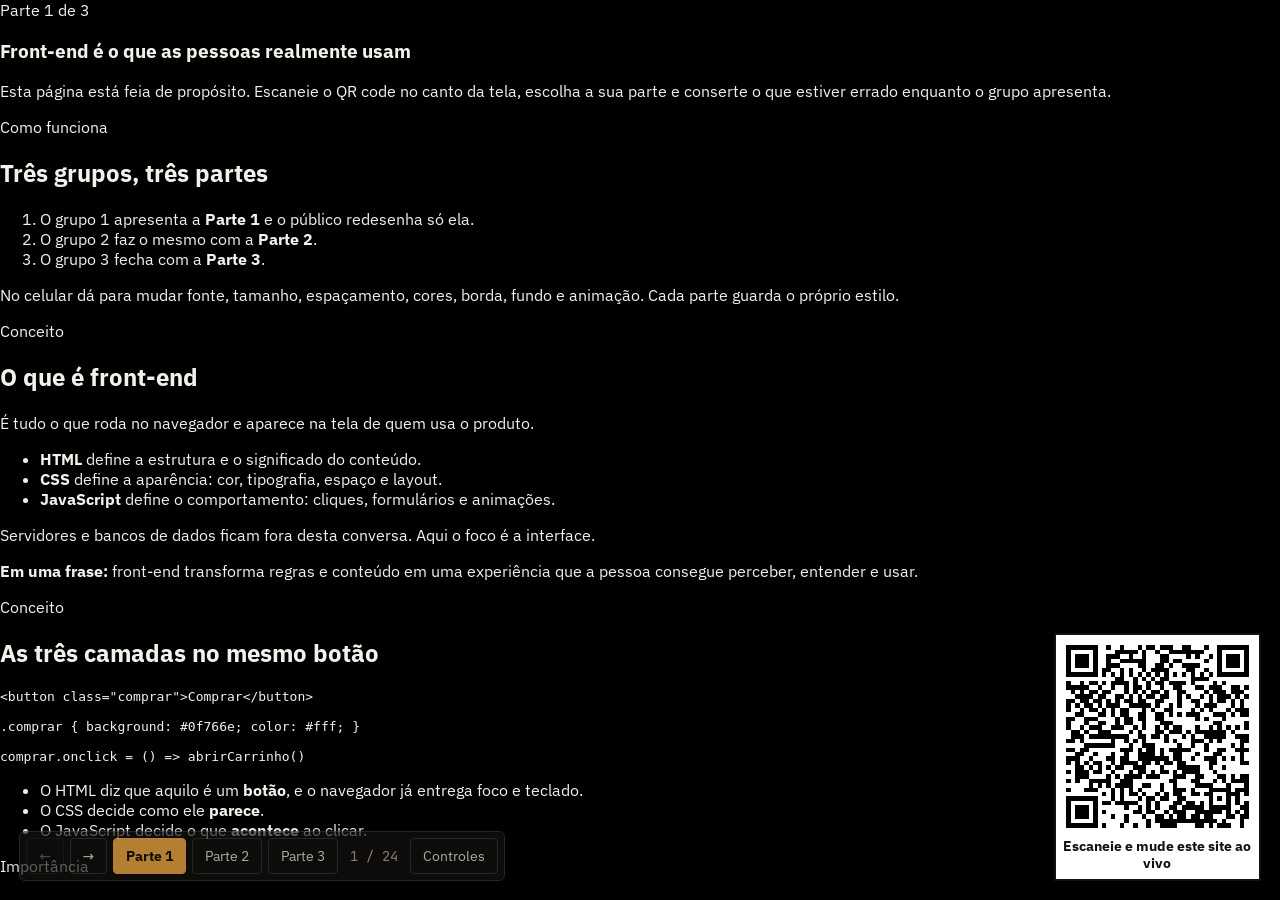
<file: apresentacao-grupo-2/public/index.html>
<!doctype html>
<html lang="pt-BR">
  <head>
    <meta charset="utf-8" />
    <meta name="viewport" content="width=device-width, initial-scale=1" />
    <title>Front-end ao vivo: do feio ao legível</title>
    <meta
      name="description"
      content="Apresentação interativa sobre front-end, responsividade, acessibilidade e AI slop. O público redesenha os slides em tempo real pelo celular."
    />
    <meta name="theme-color" content="#151412" />
    <link rel="icon" href="icon.svg" type="image/svg+xml" />
    <link rel="stylesheet" href="assets/css/fontes.css" />
    <link rel="stylesheet" href="assets/css/apresentacao.css" />
  </head>
  <body class="carregando">
    <main class="palco" id="palco">
      <!-- ================= PARTE 1 ================= -->
      <section class="parte" data-parte="1" aria-label="Parte 1: por que o front-end importa">
        <article class="slide" data-titulo="Capa">
          <div class="slide__conteudo">
            <span class="rotulo">Parte 1 de 3</span>
            <h1>Front-end é o que as pessoas realmente usam</h1>
            <p>
              Esta página está feia de propósito. Escaneie o QR code no canto da tela, escolha a sua parte e conserte o que
              estiver errado enquanto o grupo apresenta.
            </p>
          </div>
        </article>

        <article class="slide" data-titulo="Como funciona">
          <div class="slide__conteudo">
            <span class="rotulo">Como funciona</span>
            <h2>Três grupos, três partes</h2>
            <ol>
              <li>O grupo 1 apresenta a <strong>Parte 1</strong> e o público redesenha só ela.</li>
              <li>O grupo 2 faz o mesmo com a <strong>Parte 2</strong>.</li>
              <li>O grupo 3 fecha com a <strong>Parte 3</strong>.</li>
            </ol>
            <p class="nota">
              No celular dá para mudar fonte, tamanho, espaçamento, cores, borda, fundo e animação. Cada parte guarda o
              próprio estilo.
            </p>
          </div>
        </article>

        <article class="slide" data-titulo="O que é front-end">
          <div class="slide__conteudo">
            <span class="rotulo">Conceito</span>
            <h2>O que é front-end</h2>
            <p>É tudo o que roda no navegador e aparece na tela de quem usa o produto.</p>
            <ul>
              <li><strong>HTML</strong> define a estrutura e o significado do conteúdo.</li>
              <li><strong>CSS</strong> define a aparência: cor, tipografia, espaço e layout.</li>
              <li><strong>JavaScript</strong> define o comportamento: cliques, formulários e animações.</li>
            </ul>
            <p>Servidores e bancos de dados ficam fora desta conversa. Aqui o foco é a interface.</p>
            <p class="nota"><strong>Em uma frase:</strong> front-end transforma regras e conteúdo em uma experiência que a pessoa consegue perceber, entender e usar.</p>
          </div>
        </article>

        <article class="slide" data-titulo="As três camadas na prática">
          <div class="slide__conteudo">
            <span class="rotulo">Conceito</span>
            <h2>As três camadas no mesmo botão</h2>
            <pre><code>&lt;button class="comprar"&gt;Comprar&lt;/button&gt;

.comprar { background: #0f766e; color: #fff; }

comprar.onclick = () =&gt; abrirCarrinho()</code></pre>
            <ul>
              <li>O HTML diz que aquilo é um <strong>botão</strong>, e o navegador já entrega foco e teclado.</li>
              <li>O CSS decide como ele <strong>parece</strong>.</li>
              <li>O JavaScript decide o que <strong>acontece</strong> ao clicar.</li>
            </ul>
          </div>
        </article>

        <article class="slide" data-titulo="Por que importa">
          <div class="slide__conteudo">
            <span class="rotulo">Importância</span>
            <h2>Um bom front-end muda o resultado</h2>
            <ul>
              <li><strong>Primeira impressão:</strong> a pessoa julga a página em frações de segundo, antes de ler.</li>
              <li><strong>Confiança:</strong> interface descuidada sugere produto descuidado.</li>
              <li><strong>Uso:</strong> se for difícil de ler ou de clicar, a pessoa desiste.</li>
              <li><strong>Custo:</strong> corrigir problemas de interface depois de pronto sai mais caro.</li>
              <li><strong>Alcance:</strong> uma interface bem feita funciona para mais gente, em mais aparelhos.</li>
            </ul>
          </div>
        </article>

        <article class="slide" data-titulo="Desempenho">
          <div class="slide__conteudo">
            <span class="rotulo">Importância · Desempenho</span>
            <h2>Rápido também faz parte da interface</h2>
            <p>O Google mede a experiência de carregamento com três números, chamados Core Web Vitals.</p>
            <ul>
              <li><strong>LCP:</strong> o maior elemento aparece em até 2,5 segundos.</li>
              <li><strong>INP:</strong> a página responde a um clique em até 200 milissegundos.</li>
              <li><strong>CLS:</strong> o layout não pula durante o carregamento (até 0,1).</li>
            </ul>
            <p>Imagens sem tamanho definido, fontes pesadas e JavaScript demais são as causas mais comuns de nota baixa.</p>
          </div>
        </article>

        <article class="slide" data-titulo="Mitos">
          <div class="slide__conteudo">
            <span class="rotulo">Importância · Mitos</span>
            <h2>Quatro mitos sobre front-end</h2>
            <ul>
              <li><strong>&ldquo;É só deixar bonito.&rdquo;</strong> Boa parte do trabalho é estrutura, estados, erros e acessibilidade.</li>
              <li><strong>&ldquo;Dá para deixar para o fim.&rdquo;</strong> Refazer a interface depois de pronta custa muito mais.</li>
              <li><strong>&ldquo;Funciona na minha tela.&rdquo;</strong> Outras telas, teclados e conexões contam outra história.</li>
              <li><strong>&ldquo;A IA gera tudo.&rdquo;</strong> Ela gera um começo. Alguém ainda precisa decidir e revisar.</li>
            </ul>
          </div>
        </article>
      </section>

      <!-- ================= PARTE 2 ================= -->
      <section class="parte" data-parte="2" aria-label="Parte 2: responsividade e acessibilidade">
        <article class="slide" data-titulo="Responsividade">
          <div class="slide__conteudo">
            <span class="rotulo">Parte 2 de 3 · Responsividade</span>
            <h2>Uma página, vários tamanhos de tela</h2>
            <p>
              Celular, tablet, notebook, monitor largo, projetor como este. O layout precisa se ajustar a todos sem
              quebrar nem exigir zoom.
            </p>
            <ul>
              <li>Comece pelo celular e amplie depois (<strong>mobile-first</strong>).</li>
              <li>Use <code>rem</code>, <code>%</code> e <code>clamp()</code> no lugar de larguras fixas em pixel.</li>
              <li>Monte o layout com <code>flex</code> e <code>grid</code> e troque o arranjo com media queries.</li>
              <li>Não esqueça da tag <code>meta viewport</code> no HTML.</li>
            </ul>
            <p class="nota"><strong>Mais que encolher:</strong> responder ao tamanho da tela também pode significar reorganizar a ordem, esconder o secundário, aumentar áreas de toque ou trocar a forma de interação.</p>
          </div>
        </article>

        <article class="slide" data-titulo="Responsividade na prática">
          <div class="slide__conteudo">
            <span class="rotulo">Responsividade</span>
            <h2>Na prática e nos erros comuns</h2>
            <pre><code>.pagina {
  padding: clamp(1rem, 4vw, 3rem);
}
@media (min-width: 48rem) {
  .grade { grid-template-columns: 1fr 1fr; }
}</code></pre>
            <ul>
              <li>Largura fixa em pixel gera rolagem horizontal no celular.</li>
              <li>Texto pequeno demais obriga a pessoa a dar zoom.</li>
              <li>Botões miúdos e colados são difíceis de tocar: mire em 44 px de área.</li>
              <li>Teste no celular de verdade, não só na janela redimensionada.</li>
            </ul>
          </div>
        </article>

        <article class="slide" data-titulo="Flex e grid">
          <div class="slide__conteudo">
            <span class="rotulo">Responsividade · Layout</span>
            <h2>Flex para uma linha, grid para a malha</h2>
            <pre><code>.barra { display: flex; gap: 1rem; }

.galeria {
  display: grid;
  grid-template-columns:
    repeat(auto-fit, minmax(16rem, 1fr));
}</code></pre>
            <ul>
              <li><strong>Flexbox</strong> distribui itens em uma direção: menus, barras, linhas de botões.</li>
              <li><strong>Grid</strong> organiza linhas e colunas ao mesmo tempo: galerias, painéis, páginas inteiras.</li>
              <li>Com <code>auto-fit</code> e <code>minmax()</code> as colunas se ajustam sozinhas, sem media query.</li>
            </ul>
          </div>
        </article>

        <article class="slide" data-titulo="Acessibilidade">
          <div class="slide__conteudo">
            <span class="rotulo">Acessibilidade</span>
            <h2>Interface que funciona para todo mundo</h2>
            <p>
              Cerca de 1 em cada 6 pessoas no mundo vive com alguma deficiência, segundo a OMS. Fora isso, qualquer um
              passa por limitações temporárias: sol na tela, uma mão ocupada, um braço engessado.
            </p>
            <p>Acessibilidade faz parte do trabalho de deixar a interface funcionando, junto com layout e desempenho.</p>
            <p class="nota"><strong>Teste simples:</strong> tente usar a página só com teclado, aumente o zoom para 200% e desative imagens. Se o sentido desaparecer, há trabalho de front-end a fazer.</p>
          </div>
        </article>

        <article class="slide" data-titulo="Acessibilidade: o básico">
          <div class="slide__conteudo">
            <span class="rotulo">Acessibilidade</span>
            <h2>O básico que resolve muito</h2>
            <ul>
              <li><strong>HTML semântico:</strong> <code>button</code>, <code>nav</code>, <code>main</code> e títulos em ordem.</li>
              <li><strong>Contraste:</strong> pelo menos 4,5 para 1 em texto comum (WCAG AA).</li>
              <li><strong>Teclado:</strong> tudo deve funcionar sem mouse, com o foco sempre visível.</li>
              <li><strong>Imagens:</strong> texto alternativo para as que informam algo.</li>
              <li><strong>Formulários:</strong> todo campo com um <code>label</code> associado.</li>
              <li><strong>Cor:</strong> nunca use só a cor para passar uma informação.</li>
              <li><strong>Movimento:</strong> respeite <code>prefers-reduced-motion</code>.</li>
            </ul>
          </div>
        </article>

        <article class="slide" data-titulo="Teclado e foco">
          <div class="slide__conteudo">
            <span class="rotulo">Acessibilidade · Teclado</span>
            <h2>Teclado e foco visível</h2>
            <pre><code>:focus-visible {
  outline: 3px solid #f59e0b;
  outline-offset: 2px;
}</code></pre>
            <ul>
              <li>Quem não usa mouse navega com <code>Tab</code>, <code>Enter</code>, <code>Espaço</code> e as setas.</li>
              <li>Sem um contorno visível a pessoa não sabe onde está. Nunca use <code>outline: none</code> sozinho.</li>
              <li>A ordem do foco deve seguir a ordem da leitura.</li>
              <li>Um link &ldquo;pular para o conteúdo&rdquo; poupa dezenas de tabs a cada página.</li>
            </ul>
          </div>
        </article>

        <article class="slide" data-titulo="Contraste">
          <div class="slide__conteudo">
            <span class="rotulo">Acessibilidade · Contraste</span>
            <h2>Contraste entre texto e fundo</h2>
            <ul>
              <li><strong>4,5 para 1</strong> no texto comum (WCAG AA).</li>
              <li><strong>3 para 1</strong> em texto grande e em bordas de botões e campos.</li>
              <li><strong>7 para 1</strong> no nível AAA, o mais exigente.</li>
              <li>Cinza claro sobre branco e amarelo sobre branco costumam reprovar.</li>
              <li>Cor sozinha não basta: some um ícone, um texto ou um sublinhado.</li>
            </ul>
            <p class="nota"><strong>Dica:</strong> no painel do celular, a seção de cores mostra a razão de contraste em tempo real. Use para saber se o novo visual passa.</p>
          </div>
        </article>

        <article class="slide" data-titulo="Leitores de tela e ARIA">
          <div class="slide__conteudo">
            <span class="rotulo">Acessibilidade · Leitores de tela</span>
            <h2>Leitores de tela e ARIA</h2>
            <p>Leitores de tela falam o que o HTML descreve. Se tudo for <code>div</code>, não há o que falar.</p>
            <ul>
              <li>Prefira o elemento nativo: <code>button</code>, <code>a</code>, <code>input</code>, <code>nav</code>.</li>
              <li>Use ARIA só quando o HTML não resolve, por exemplo <code>aria-label</code> em um botão que só tem ícone.</li>
              <li>A primeira regra do ARIA: se um elemento nativo faz o trabalho, não use ARIA.</li>
              <li>Escreva o <code>alt</code> pensando em quem não vê: descreva a função da imagem, não a aparência.</li>
            </ul>
          </div>
        </article>
      </section>

      <!-- ================= PARTE 3 ================= -->
      <section class="parte" data-parte="3" aria-label="Parte 3: sinais de AI slop">
        <article class="slide" data-titulo="O que é AI slop">
          <div class="slide__conteudo">
            <span class="rotulo">Parte 3 de 3 · AI Slop</span>
            <h2>O que é AI slop</h2>
            <p>
              É o resultado genérico de uma ferramenta de IA usada sem direção: um site com a cara da média de todos os
              outros. Funciona, mas ninguém decidiu nada.
            </p>
            <p>
              O problema aparece quando falta decisão humana sobre o que a interface precisa dizer e para quem. A
              ferramenta é a mesma, o resultado muda com a direção.
            </p>
            <p class="nota"><strong>Definição de trabalho:</strong> conteúdo produzido em volume, com pouca revisão, contexto ou responsabilidade editorial. Usar IA com direção e revisão fica de fora.</p>
          </div>
        </article>

        <article class="slide" data-titulo="Por que acontece">
          <div class="slide__conteudo">
            <span class="rotulo">AI Slop · Causas</span>
            <h2>Por que o resultado fica igual</h2>
            <ul>
              <li>Os modelos aprendem com milhões de páginas e tendem a devolver a <strong>média</strong> delas.</li>
              <li>Um pedido vago (&ldquo;faça uma landing page moderna&rdquo;) tem uma resposta média.</li>
              <li>Os mesmos kits de componentes e as mesmas fontes padrão aparecem em tudo.</li>
              <li>Gerar é rápido, então a revisão é pulada.</li>
              <li>Ninguém definiu antes quem usa a página e o que essa pessoa precisa fazer.</li>
            </ul>
          </div>
        </article>

        <article class="slide" data-titulo="Sinais visuais">
          <div class="slide__conteudo">
            <span class="rotulo">Sinais visuais</span>
            <h2>O que denuncia no visual</h2>
            <ul>
              <li>Gradiente roxo ou índigo e manchas brilhantes de fundo.</li>
              <li>A mesma fonte (quase sempre Inter) em todos os textos.</li>
              <li>Emojis no lugar de ícones.</li>
              <li>Cartões iguais, com o mesmo canto arredondado e a mesma sombra.</li>
              <li>Cartão dentro de cartão, vidro fosco e faixa colorida na lateral.</li>
              <li>Imagem genérica de pessoa sorrindo para um notebook, sem relação com o produto.</li>
              <li>Excesso de brilho, blur e efeitos que competem com o conteúdo.</li>
            </ul>
            <p class="nota"><strong>Um sinal sozinho prova pouco.</strong> O alerta acende quando várias escolhas genéricas se acumulam sem razão clara.</p>
          </div>
        </article>

        <article class="slide" data-titulo="Sinais de estrutura e texto">
          <div class="slide__conteudo">
            <span class="rotulo">Estrutura e texto</span>
            <h2>O que denuncia na estrutura e no texto</h2>
            <ul>
              <li>Roteiro fixo: título centralizado, três cartões iguais, botão e rodapé.</li>
              <li>Depoimentos e logos de clientes inventados.</li>
              <li>Números redondos sem fonte, como &ldquo;10x mais rápido&rdquo;.</li>
              <li>Frases vazias: &ldquo;revolucione&rdquo;, &ldquo;eleve&rdquo;, &ldquo;mergulhe&rdquo;.</li>
              <li>O vício do &ldquo;não é só X, é Y&rdquo; e travessões em excesso.</li>
            </ul>
          </div>
        </article>

        <article class="slide" data-titulo="Sinais no código">
          <div class="slide__conteudo">
            <span class="rotulo">Sinais no código</span>
            <h2>O que denuncia no código</h2>
            <pre><code>&lt;div class="btn" onclick="enviar()"&gt;
  Enviar
&lt;/div&gt;</code></pre>
            <ul>
              <li><code>div</code> clicável no lugar de <code>button</code>: sem foco, sem teclado, sem leitor de tela.</li>
              <li>Imagem sem <code>alt</code> ou com <code>alt=&quot;imagem&quot;</code>.</li>
              <li>Campo que usa o <code>placeholder</code> no lugar do <code>label</code>.</li>
              <li>Camadas e mais camadas de <code>div</code> sem nenhum título ou região.</li>
              <li>Cores fixas espalhadas, em vez de variáveis CSS reaproveitadas.</li>
            </ul>
          </div>
        </article>

        <article class="slide" data-titulo="Genérico contra específico">
          <div class="slide__conteudo">
            <span class="rotulo">Exemplo</span>
            <h2>O mesmo produto, duas decisões</h2>
            <p><strong>Genérico:</strong> &ldquo;Revolucione a sua gestão com o poder da inteligência artificial.&rdquo;</p>
            <p><strong>Específico:</strong> &ldquo;Veja o que falta na prateleira da padaria antes de abrir.&rdquo;</p>
            <ul>
              <li>A primeira frase serviria para qualquer empresa. A segunda só serve para uma.</li>
              <li>A segunda cita uma tarefa real, um momento real e um benefício que dá para conferir.</li>
              <li>O visual segue o mesmo caminho: cor, foto e fonte vindas do negócio, não do modelo.</li>
            </ul>
          </div>
        </article>

        <article class="slide" data-titulo="Como evitar">
          <div class="slide__conteudo">
            <span class="rotulo">Como evitar</span>
            <h2>Como fugir do genérico, antes de gerar</h2>
            <ul>
              <li>Comece pelo problema real e pelo conteúdo real, não pelo visual.</li>
              <li>Escolha uma cor de marca e duas fontes de propósito.</li>
              <li>Varie a hierarquia e a largura dos blocos.</li>
              <li>Use uma biblioteca de ícones só, ou nenhum ícone.</li>
            </ul>
          </div>
        </article>

        <article class="slide" data-titulo="Como evitar: ao revisar">
          <div class="slide__conteudo">
            <span class="rotulo">Como evitar</span>
            <h2>Como fugir do genérico, ao revisar</h2>
            <ul>
              <li>Escreva texto específico e só cite dados que dá para verificar.</li>
              <li>Teste com pessoas e revise tudo à mão.</li>
              <li>Peça à IA alternativas e estrutura, mas preserve a decisão editorial no time.</li>
              <li>Troque abstrações por evidências: uma tarefa real, um usuário real e uma mensagem concreta.</li>
            </ul>
            <p class="nota"><strong>Regra prática:</strong> se você remover o logotipo e o texto, o layout ainda deveria revelar para quem aquela interface foi feita.</p>
          </div>
        </article>

        <article class="slide" data-titulo="Encerramento">
          <div class="slide__conteudo">
            <span class="rotulo">Encerramento</span>
            <h2>Antes de publicar, pergunte</h2>
            <ul>
              <li>Dá para ler sem esforço?</li>
              <li>Funciona no celular?</li>
              <li>Funciona com teclado e com bom contraste?</li>
              <li>Alguém decidiu isso, ou foi o padrão?</li>
            </ul>
            <p class="nota">
              Agora volte ao primeiro slide e compare: o que vocês fizeram com as Partes 1, 2 e 3 respondeu a essas
              perguntas?
            </p>
          </div>
        </article>
      </section>
    </main>

    <aside class="qr-canto" aria-label="Acesso ao controle remoto">
      <div class="qr-canto__qr" id="qr" role="img" aria-label="QR code que abre o controle remoto desta apresentação"></div>
      <p class="qr-canto__texto">Escaneie e mude este site ao vivo</p>
    </aside>

    <div class="barra">
      <div class="painel" id="painel" hidden>
        <p class="rede" role="status">
          <span class="rede__ponto" id="rede-ponto" data-estado="conectando"></span>
          <span id="rede-texto">Conectando</span>
          <span aria-hidden="true">·</span>
          <span><span id="presentes">0</span> no controle</span>
        </p>
        <div class="travas" role="group" aria-label="Quais partes o público pode editar">
          <span class="travas__rotulo">Edição pelo público:</span>
          <button type="button" class="botao-chrome" data-trava="1" aria-pressed="true">Parte 1</button>
          <button type="button" class="botao-chrome" data-trava="2" aria-pressed="true">Parte 2</button>
          <button type="button" class="botao-chrome" data-trava="3" aria-pressed="true">Parte 3</button>
          <button type="button" class="botao-chrome" id="restaurar-tudo">Restaurar a bagunça</button>
        </div>
        <p class="painel__link">
          Link do controle:
          <a id="link-controle" href="controle.html" target="_blank" rel="noopener">controle.html</a>
        </p>
        <p class="painel__aviso" id="aviso-local" hidden>
          Você abriu a página em localhost. Celulares não alcançam esse endereço: abra o link publicado.
        </p>
        <p class="painel__dica">Setas e espaço trocam de slide. Teclas 1, 2 e 3 pulam de parte. Tecla C abre este painel.</p>
      </div>

      <nav class="barra__nav" aria-label="Navegação dos slides">
        <button type="button" class="botao-chrome" id="anterior" aria-label="Slide anterior">&larr;</button>
        <button type="button" class="botao-chrome" id="proximo" aria-label="Próximo slide">&rarr;</button>
        <div class="barra__partes" role="group" aria-label="Ir para uma parte">
          <button type="button" class="botao-chrome botao-chrome--parte" data-ir="1">Parte 1</button>
          <button type="button" class="botao-chrome botao-chrome--parte" data-ir="2">Parte 2</button>
          <button type="button" class="botao-chrome botao-chrome--parte" data-ir="3">Parte 3</button>
        </div>
        <span class="barra__contador" id="contador" aria-live="polite">1 / 24</span>
        <button type="button" class="botao-chrome" id="alternar-painel" aria-expanded="false" aria-controls="painel">
          Controles
        </button>
      </nav>
    </div>

    <div class="avisos" id="avisos" aria-live="polite"></div>

    <noscript><p class="sem-js">Esta apresentação precisa de JavaScript para funcionar.</p></noscript>

    <script src="vendor/qrcode.js"></script>
    <script src="vendor/peerjs.min.js"></script>
    <script type="module" src="assets/js/apresentacao.js"></script>
  </body>
</html>
</file>
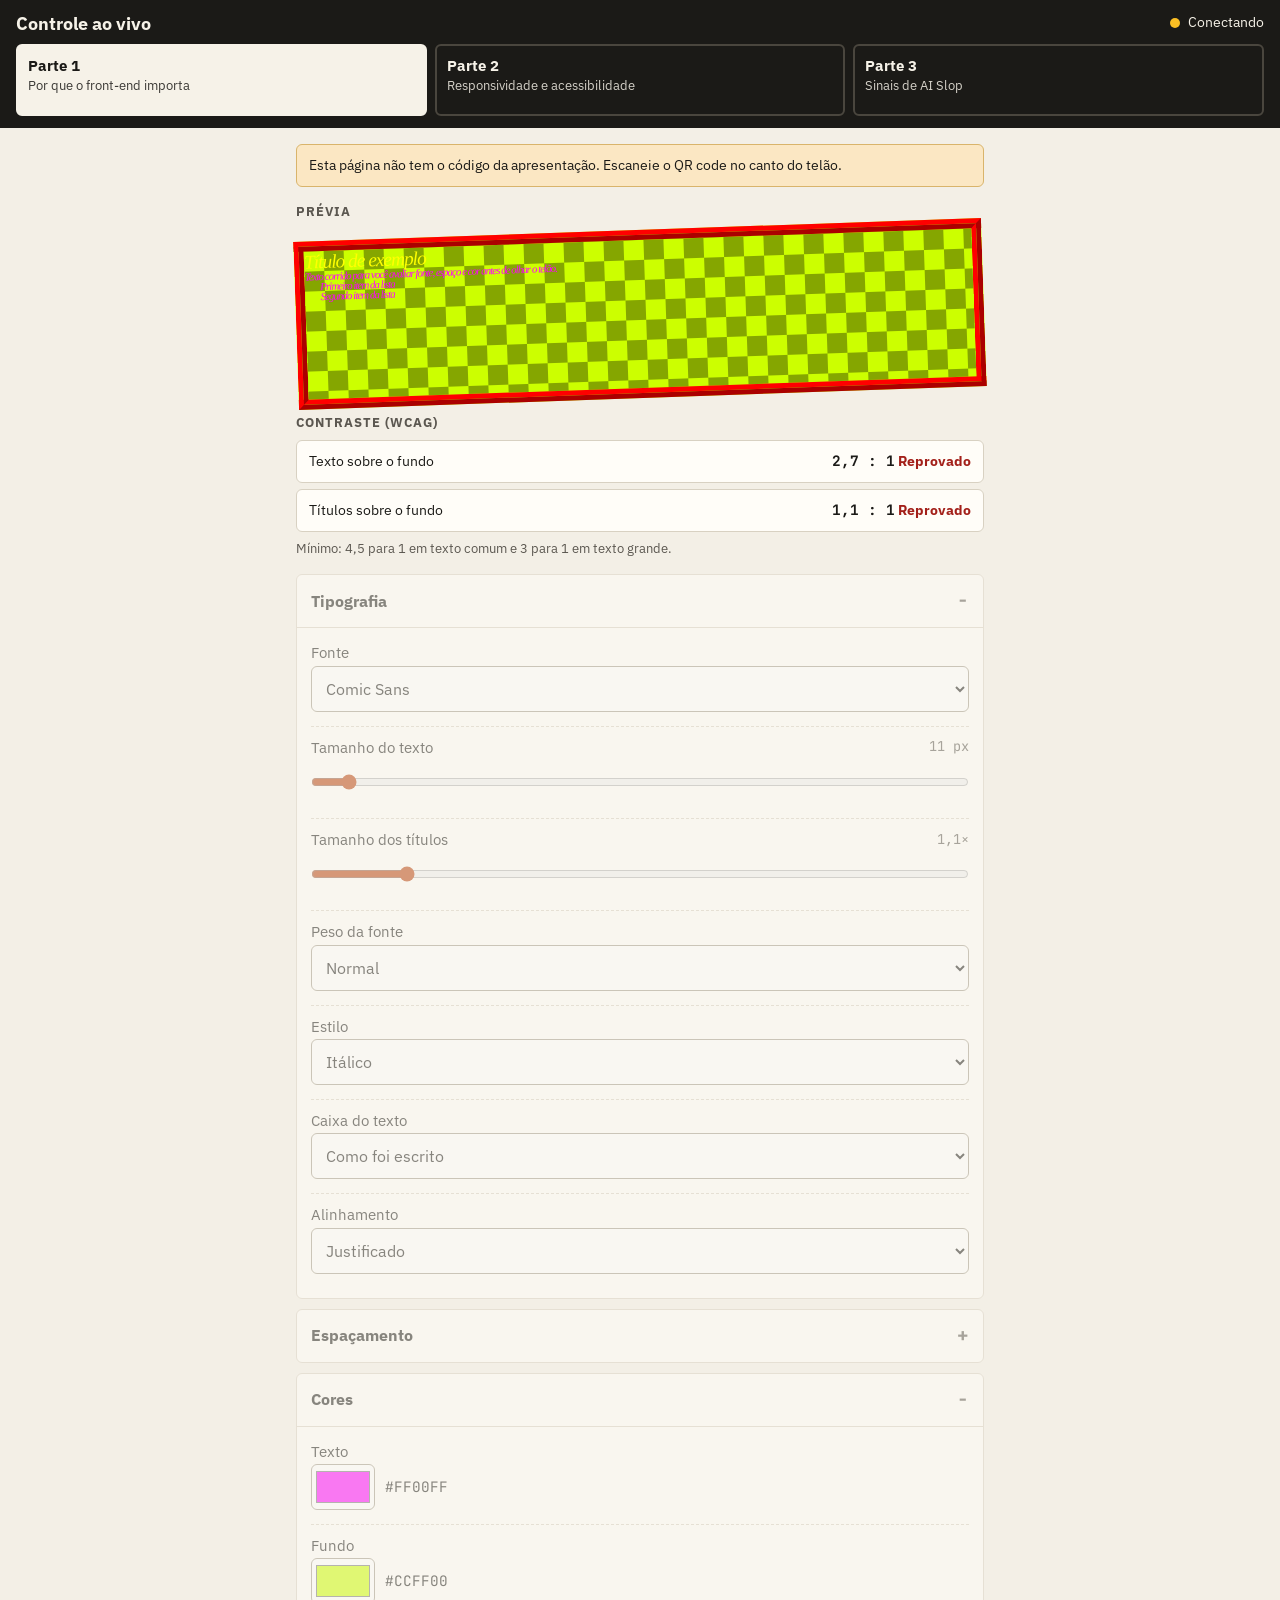
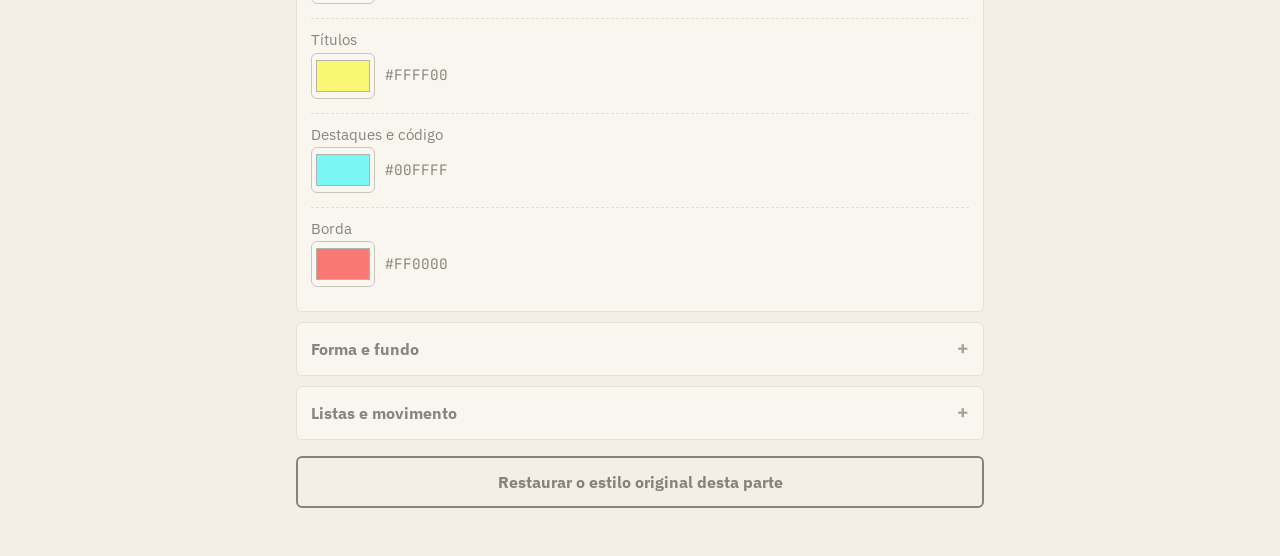
<file: apresentacao-grupo-2/public/controle.html>
<!doctype html>
<html lang="pt-BR">
  <head>
    <meta charset="utf-8" />
    <meta name="viewport" content="width=device-width, initial-scale=1, viewport-fit=cover" />
    <title>Controle ao vivo da apresentação</title>
    <meta name="description" content="Altere em tempo real a aparência de cada parte da apresentação de front-end." />
    <meta name="theme-color" content="#1b1a17" />
    <link rel="icon" href="icon.svg" type="image/svg+xml" />
    <link rel="stylesheet" href="assets/css/fontes.css" />
    <link rel="stylesheet" href="assets/css/controle.css" />
  </head>
  <body>
    <a class="pular" href="#controles">Ir para os controles</a>

    <header class="topo">
      <div class="topo__linha">
        <h1>Controle ao vivo</h1>
        <p class="status" role="status">
          <span class="status__ponto" id="status-ponto" data-estado="conectando"></span>
          <span id="status-texto">Conectando</span>
        </p>
      </div>

      <div class="abas" role="group" aria-label="Escolha a parte que o seu grupo vai editar">
        <button type="button" class="aba" data-parte="1" aria-pressed="true">
          <span class="aba__nome">Parte 1</span>
          <span class="aba__titulo">Por que o front-end importa</span>
          <span class="aba__selo" hidden></span>
        </button>
        <button type="button" class="aba" data-parte="2" aria-pressed="false">
          <span class="aba__nome">Parte 2</span>
          <span class="aba__titulo">Responsividade e acessibilidade</span>
          <span class="aba__selo" hidden></span>
        </button>
        <button type="button" class="aba" data-parte="3" aria-pressed="false">
          <span class="aba__nome">Parte 3</span>
          <span class="aba__titulo">Sinais de AI Slop</span>
          <span class="aba__selo" hidden></span>
        </button>
      </div>
    </header>

    <main class="miolo">
      <p class="aviso" id="aviso" role="status"></p>

      <section class="previa-secao" aria-labelledby="titulo-previa">
        <h2 id="titulo-previa">Prévia</h2>
        <div class="previa" id="previa">
          <div class="previa__conteudo">
            <h3>Título de exemplo</h3>
            <p>Texto corrido para você avaliar fonte, espaço e cor antes de olhar o telão.</p>
            <ul>
              <li>Primeiro item da lista</li>
              <li>Segundo item da lista</li>
            </ul>
          </div>
        </div>
      </section>

      <section class="contraste" aria-labelledby="titulo-contraste">
        <h2 id="titulo-contraste">Contraste (WCAG)</h2>
        <dl>
          <div class="contraste__linha" id="contraste-texto">
            <dt>Texto sobre o fundo</dt>
            <dd><span class="contraste__razao"></span> <span class="contraste__veredito"></span></dd>
          </div>
          <div class="contraste__linha" id="contraste-titulo">
            <dt>Títulos sobre o fundo</dt>
            <dd><span class="contraste__razao"></span> <span class="contraste__veredito"></span></dd>
          </div>
        </dl>
        <p class="contraste__dica">Mínimo: 4,5 para 1 em texto comum e 3 para 1 em texto grande.</p>
      </section>

      <form id="controles" class="controles" aria-label="Controles de estilo" onsubmit="return false"></form>

      <button type="button" class="botao-restaurar" id="restaurar">Restaurar o estilo original desta parte</button>
    </main>

    <noscript><p class="aviso">Esta página precisa de JavaScript para funcionar.</p></noscript>

    <script src="vendor/peerjs.min.js"></script>
    <script type="module" src="assets/js/controle.js"></script>
  </body>
</html>
</file>
<file: apresentacao-grupo-2/public/assets/css/fontes.css>
@font-face {
  font-family: "Fraunces";
  src: url("../fonts/fraunces-latin-wght-normal.woff2") format("woff2");
  font-weight: 100 900;
  font-display: swap;
}
@font-face {
  font-family: "IBM Plex Sans";
  src: url("../fonts/ibm-plex-sans-latin-400-normal.woff2") format("woff2");
  font-weight: 400;
  font-display: swap;
}
@font-face {
  font-family: "IBM Plex Sans";
  src: url("../fonts/ibm-plex-sans-latin-700-normal.woff2") format("woff2");
  font-weight: 700;
  font-display: swap;
}
@font-face {
  font-family: "JetBrains Mono";
  src: url("../fonts/jetbrains-mono-latin-wght-normal.woff2") format("woff2");
  font-weight: 100 800;
  font-display: swap;
}
</file>
<file: apresentacao-grupo-2/public/assets/css/apresentacao.css>
/*
 * Dois mundos nesta folha:
 *  1. O "chrome" (topo, navegação): sempre legível, nunca editado pelo público.
 *  2. As três partes (.parte): controladas só por variáveis CSS vindas do celular.
 */

:root {
  --chrome-fundo: #151412;
  --chrome-texto: #f4f1ea;
  --chrome-suave: #bdb6a6;
  --chrome-linha: #3a3732;
  --chrome-acento: #ffb648;
  --qr-tamanho: clamp(130px, 23vh, 230px);
  color-scheme: dark;
}

* {
  box-sizing: border-box;
}

html,
body {
  height: 100%;
  margin: 0;
}

body {
  height: 100dvh;
  overflow: hidden;
  background: #000;
  color: var(--chrome-texto);
  font-family: "IBM Plex Sans", system-ui, sans-serif;
}

a {
  color: var(--chrome-acento);
}

:focus-visible {
  outline: 3px solid var(--chrome-acento);
  outline-offset: 2px;
}

/* ---------- QR no canto ---------- */

.qr-canto {
  position: fixed;
  right: clamp(10px, 1.5vw, 20px);
  bottom: clamp(10px, 1.5vw, 20px);
  z-index: 50;
  width: var(--qr-tamanho);
  padding: 6px 6px 8px;
  background: #fff;
  color: #111;
  border: 2px solid #111;
  box-shadow: 0 6px 24px rgba(0, 0, 0, 0.35);
}

.qr-canto__qr {
  display: block;
  line-height: 0;
}
.qr-canto__qr svg {
  display: block;
  width: 100%;
  height: auto;
}

.qr-canto__texto {
  margin: 6px 0 0;
  font-size: clamp(0.68rem, 1.5vh, 0.9rem);
  font-weight: 700;
  line-height: 1.2;
  text-align: center;
}

/* ---------- Barra do apresentador ---------- */

.barra {
  position: fixed;
  left: clamp(10px, 1.5vw, 20px);
  bottom: clamp(10px, 1.5vw, 20px);
  z-index: 50;
  display: grid;
  gap: 8px;
  max-width: min(620px, calc(100vw - 24px));
}

.barra__nav,
.painel {
  background: rgba(21, 20, 18, 0.94);
  border: 1px solid var(--chrome-linha);
  border-radius: 6px;
  box-shadow: 0 6px 24px rgba(0, 0, 0, 0.35);
}

.barra__nav {
  display: flex;
  align-items: center;
  gap: 6px;
  flex-wrap: wrap;
  padding: 6px;
  opacity: 0.7;
  transition: opacity 0.15s;
}
.barra__nav:hover,
.barra__nav:focus-within,
.barra:has(.painel:not([hidden])) .barra__nav {
  opacity: 1;
}

.barra__partes {
  display: flex;
  gap: 6px;
}

.barra__contador {
  padding: 0 6px;
  font-family: "JetBrains Mono", ui-monospace, monospace;
  font-size: 0.85rem;
  color: var(--chrome-suave);
}

.painel {
  display: grid;
  gap: 10px;
  padding: 12px;
}
.painel[hidden] {
  display: none;
}

.painel__link,
.painel__aviso,
.painel__dica {
  margin: 0;
  font-size: 0.8rem;
  line-height: 1.35;
  color: var(--chrome-suave);
  overflow-wrap: anywhere;
}
.painel__link a {
  font-family: "JetBrains Mono", ui-monospace, monospace;
}
.painel__aviso {
  color: #ffd08a;
}

.rede {
  display: flex;
  align-items: center;
  gap: 10px;
  margin: 0;
  font-size: 0.9rem;
  white-space: nowrap;
}

.rede__ponto {
  width: 12px;
  height: 12px;
  border-radius: 50%;
  background: #7a766d;
}
.rede__ponto[data-estado="online"] {
  background: #4ade80;
}
.rede__ponto[data-estado="conectando"] {
  background: #fbbf24;
}
.rede__ponto[data-estado="offline"] {
  background: #f87171;
}

.travas {
  display: flex;
  align-items: center;
  gap: 6px;
  flex-wrap: wrap;
}
.travas__rotulo {
  font-size: 0.8rem;
  color: var(--chrome-suave);
  margin-right: 2px;
}

.botao-chrome {
  appearance: none;
  min-height: 36px;
  padding: 6px 12px;
  border: 1px solid var(--chrome-linha);
  border-radius: 4px;
  background: transparent;
  color: var(--chrome-texto);
  font: inherit;
  font-size: 0.85rem;
  cursor: pointer;
}
.botao-chrome:hover:not(:disabled) {
  border-color: var(--chrome-acento);
}
.botao-chrome:disabled {
  opacity: 0.4;
  cursor: default;
}
.botao-chrome[aria-pressed="true"] {
  background: #3b2a12;
  border-color: var(--chrome-acento);
}
.botao-chrome--parte[aria-current="true"] {
  background: var(--chrome-acento);
  border-color: var(--chrome-acento);
  color: #1a1408;
  font-weight: 700;
}

/* ---------- Palco ---------- */

.palco {
  position: fixed;
  inset: 0;
  overflow: hidden;
}

.carregando .palco {
  visibility: hidden;
}

/* ---------- Aviso de alterações ao vivo ---------- */

.avisos {
  position: fixed;
  right: 16px;
  top: 16px;
  z-index: 60;
  display: grid;
  gap: 6px;
  width: min(320px, calc(100vw - 32px));
  pointer-events: none;
}

.avisos__item {
  padding: 8px 12px;
  background: var(--chrome-fundo);
  color: var(--chrome-texto);
  border: 1px solid var(--chrome-linha);
  border-radius: 4px;
  font-size: 0.8rem;
  line-height: 1.3;
  animation: aviso 4s ease forwards;
}

@keyframes aviso {
  0% {
    opacity: 0;
    transform: translateY(6px);
  }
  8%,
  82% {
    opacity: 1;
    transform: none;
  }
  100% {
    opacity: 0;
  }
}

.sem-js {
  padding: 24px;
  color: #fff;
}
</file>
<file: apresentacao-grupo-2/public/assets/css/controle.css>
:root {
  --papel: #f3efe6;
  --superficie: #fffdf8;
  --tinta: #1b1a17;
  --suave: #5b5750;
  --linha: #d8d1c2;
  --acento: #b8400b;
  --ok: #1d6b3a;
  --erro: #a3201a;
  --aviso-fundo: #fbe7c3;
  color-scheme: light;
}

* {
  box-sizing: border-box;
}

html {
  -webkit-text-size-adjust: 100%;
}

body {
  margin: 0;
  background: var(--papel);
  color: var(--tinta);
  font-family: "IBM Plex Sans", system-ui, sans-serif;
  font-size: 1rem;
  line-height: 1.45;
}

:focus-visible {
  outline: 3px solid var(--acento);
  outline-offset: 2px;
}

.pular {
  position: absolute;
  left: -999px;
  padding: 10px 14px;
  background: var(--tinta);
  color: #fff;
}
.pular:focus {
  left: 8px;
  top: 8px;
  z-index: 20;
}

/* ---------- Topo fixo ---------- */

.topo {
  position: sticky;
  top: 0;
  z-index: 10;
  padding: 12px 16px 12px;
  padding-top: max(12px, env(safe-area-inset-top));
  background: var(--tinta);
  color: #f6f2e8;
}

.topo__linha {
  display: flex;
  align-items: center;
  justify-content: space-between;
  gap: 12px;
  margin-bottom: 10px;
}

.topo h1 {
  margin: 0;
  font-size: 1.15rem;
  line-height: 1.2;
}

.status {
  margin: 0;
  display: flex;
  align-items: center;
  gap: 8px;
  font-size: 0.85rem;
}
.status__ponto {
  width: 10px;
  height: 10px;
  border-radius: 50%;
  background: #8a857a;
}
.status__ponto[data-estado="online"] {
  background: #4ade80;
}
.status__ponto[data-estado="conectando"] {
  background: #fbbf24;
}
.status__ponto[data-estado="offline"] {
  background: #f87171;
}

.abas {
  display: grid;
  grid-template-columns: repeat(3, 1fr);
  gap: 8px;
}

.aba {
  appearance: none;
  display: grid;
  align-content: start;
  gap: 2px;
  min-height: 72px;
  padding: 8px 10px;
  border: 2px solid #4a463e;
  border-radius: 6px;
  background: transparent;
  color: #f6f2e8;
  font: inherit;
  text-align: left;
  cursor: pointer;
}
.aba[aria-pressed="true"] {
  background: #f6f2e8;
  border-color: #f6f2e8;
  color: var(--tinta);
}
.aba__nome {
  font-weight: 700;
  font-size: 0.95rem;
}
.aba__titulo {
  font-size: 0.72rem;
  line-height: 1.25;
  opacity: 0.85;
}
.aba__selo {
  justify-self: start;
  margin-top: 2px;
  padding: 0 6px;
  border-radius: 3px;
  background: var(--acento);
  color: #fff;
  font-size: 0.68rem;
  font-weight: 700;
  letter-spacing: 0.04em;
  text-transform: uppercase;
}
.aba[data-fechada="true"] .aba__selo {
  background: #6b665b;
}

/* ---------- Conteúdo ---------- */

.miolo {
  width: min(100%, 720px);
  margin: 0 auto;
  padding: 16px 16px 48px;
  display: grid;
  gap: 16px;
}

.aviso {
  margin: 0;
  padding: 10px 12px;
  background: var(--aviso-fundo);
  border: 1px solid #d9b46b;
  border-radius: 6px;
  font-size: 0.9rem;
}
.aviso:empty {
  display: none;
}

h2 {
  margin: 0 0 8px;
  font-size: 0.8rem;
  letter-spacing: 0.08em;
  text-transform: uppercase;
  color: var(--suave);
}

.previa {
  --fonte: sans-serif;
  --tamanho: 12px;
  --esc-titulos: 1;
  --peso: 400;
  --estilo-fonte: normal;
  --caixa: none;
  --alinhamento: left;
  --altura: 1.4;
  --letras: 0px;
  --palavras: 0px;
  --espaco: 0px;
  --esp-interno: 0px;
  --margem: 0 auto;
  --cor-texto: #000;
  --cor-fundo: #fff;
  --cor-titulo: #000;
  --cor-destaque: #000;
  --cor-borda: #000;
  --borda-esp: 0px;
  --borda-estilo: solid;
  --raio: 0px;
  --sombra: none;
  --inclinacao: 0deg;
  --padrao: none;
  --padrao-tam: auto;
  --marcador: disc;

  height: 168px;
  overflow: hidden;
  background-color: var(--cor-fundo);
  background-image: var(--padrao);
  background-size: var(--padrao-tam);
  color: var(--cor-texto);
  font-family: var(--fonte);
  font-size: min(var(--tamanho), 28px);
  font-weight: var(--peso);
  font-style: var(--estilo-fonte);
  text-transform: var(--caixa);
  text-align: var(--alinhamento);
  line-height: var(--altura);
  letter-spacing: var(--letras);
  word-spacing: var(--palavras);
  padding: min(var(--esp-interno), 32px);
  border: min(var(--borda-esp), 12px) var(--borda-estilo) var(--cor-borda);
  border-radius: var(--raio);
  box-shadow: var(--sombra);
  transform: rotate(var(--inclinacao));
  display: flex;
  flex-direction: column;
}
.previa__conteudo {
  margin: var(--margem);
  width: 100%;
}
.previa__conteudo > * + * {
  margin-top: min(var(--espaco), 16px);
}
.previa h3,
.previa p,
.previa ul {
  margin: 0;
}
.previa h3 {
  color: var(--cor-titulo);
  font-size: calc(1.6em * var(--esc-titulos));
  font-weight: inherit;
  line-height: 1.1;
}
.previa ul {
  padding-inline-start: 1.4em;
  list-style-type: var(--marcador);
}

.contraste dl {
  margin: 0;
  display: grid;
  gap: 6px;
}
.contraste__linha {
  display: flex;
  justify-content: space-between;
  gap: 12px;
  padding: 10px 12px;
  background: var(--superficie);
  border: 1px solid var(--linha);
  border-radius: 6px;
}
.contraste__linha dt {
  font-size: 0.9rem;
}
.contraste__linha dd {
  margin: 0;
  text-align: right;
  font-size: 0.9rem;
}
.contraste__razao {
  font-family: "JetBrains Mono", ui-monospace, monospace;
  font-weight: 700;
}
.contraste__veredito {
  font-weight: 700;
}
.contraste__linha[data-resultado="ok"] .contraste__veredito {
  color: var(--ok);
}
.contraste__linha[data-resultado="erro"] .contraste__veredito {
  color: var(--erro);
}
.contraste__dica {
  margin: 8px 0 0;
  font-size: 0.8rem;
  color: var(--suave);
}

/* ---------- Controles ---------- */

.controles {
  display: grid;
  gap: 10px;
}
.controles:disabled,
.controles[data-bloqueado="true"] {
  opacity: 0.5;
  pointer-events: none;
}

.grupo {
  background: var(--superficie);
  border: 1px solid var(--linha);
  border-radius: 6px;
}
.grupo > summary {
  display: flex;
  align-items: center;
  justify-content: space-between;
  min-height: 52px;
  padding: 0 14px;
  font-weight: 700;
  cursor: pointer;
  list-style: none;
}
.grupo > summary::-webkit-details-marker {
  display: none;
}
.grupo > summary::after {
  content: "+";
  font-family: "JetBrains Mono", ui-monospace, monospace;
  font-size: 1.2rem;
  color: var(--suave);
}
.grupo[open] > summary::after {
  content: "\2212";
}
.grupo__campos {
  display: grid;
  gap: 4px;
  padding: 4px 14px 14px;
  border-top: 1px solid var(--linha);
}

.campo {
  display: grid;
  grid-template-columns: 1fr auto;
  align-items: center;
  column-gap: 12px;
  row-gap: 2px;
  padding: 10px 0;
}
.campo + .campo {
  border-top: 1px dashed var(--linha);
}
.campo label {
  font-size: 0.92rem;
}
.campo__valor {
  font-family: "JetBrains Mono", ui-monospace, monospace;
  font-size: 0.85rem;
  color: var(--suave);
}
.campo input[type="range"],
.campo select,
.campo__cor {
  grid-column: 1 / -1;
}

.campo input[type="range"] {
  width: 100%;
  height: 44px;
  margin: 0;
  accent-color: var(--acento);
}

.campo select {
  width: 100%;
  min-height: 46px;
  padding: 0 10px;
  border: 1px solid #a39b8a;
  border-radius: 6px;
  background: #fff;
  color: var(--tinta);
  font: inherit;
}

.campo__cor {
  display: grid;
  grid-template-columns: 64px 1fr;
  gap: 10px;
  align-items: center;
}
.campo input[type="color"] {
  width: 64px;
  height: 46px;
  padding: 2px;
  border: 1px solid #a39b8a;
  border-radius: 6px;
  background: #fff;
  cursor: pointer;
}
.campo__hex {
  font-family: "JetBrains Mono", ui-monospace, monospace;
  font-size: 0.9rem;
  text-transform: uppercase;
}

.botao-restaurar {
  appearance: none;
  min-height: 52px;
  padding: 0 16px;
  border: 2px solid var(--tinta);
  border-radius: 6px;
  background: transparent;
  color: var(--tinta);
  font: inherit;
  font-weight: 700;
  cursor: pointer;
}
.botao-restaurar:hover {
  background: var(--tinta);
  color: var(--papel);
}
.botao-restaurar:disabled {
  opacity: 0.5;
  cursor: default;
}

@media (min-width: 640px) {
  .aba__titulo {
    font-size: 0.8rem;
  }
}

.sr-only {
  position: absolute;
  width: 1px;
  height: 1px;
  overflow: hidden;
  clip: rect(0 0 0 0);
  white-space: nowrap;
}
</file>
